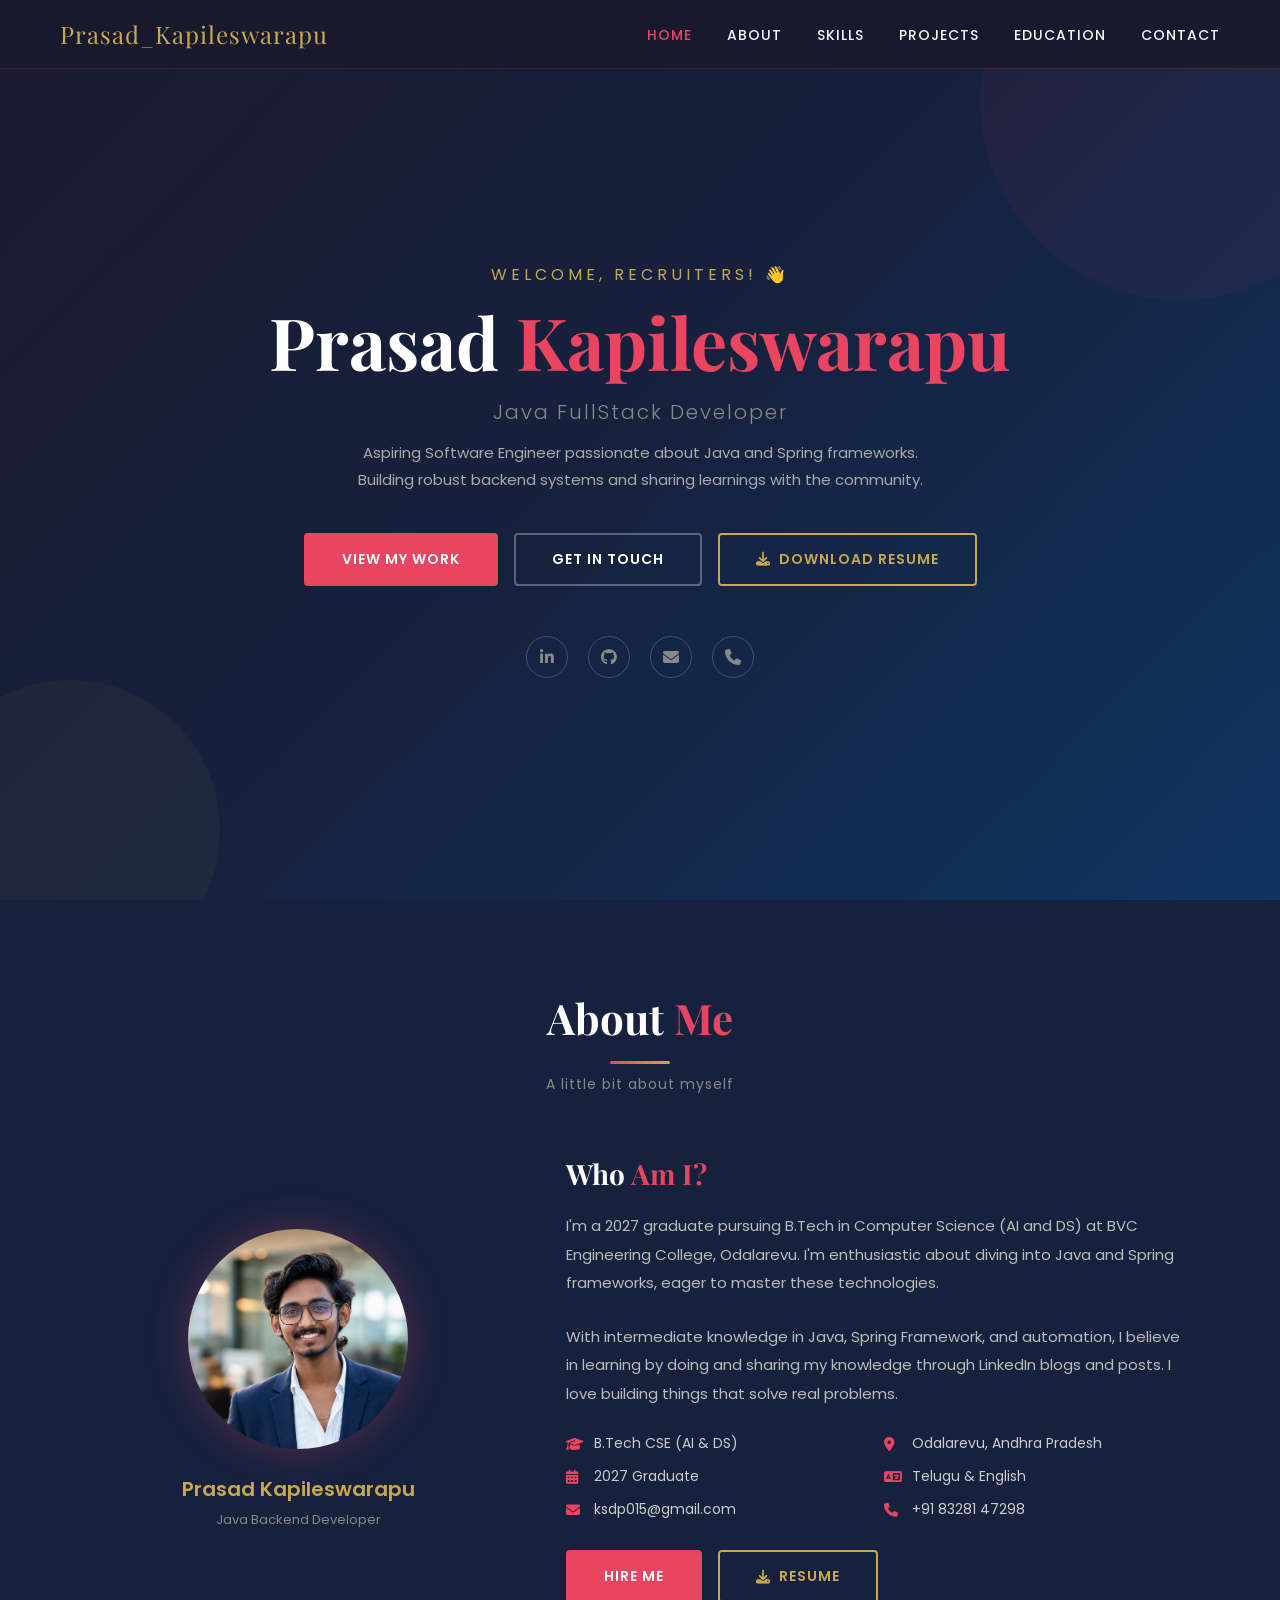
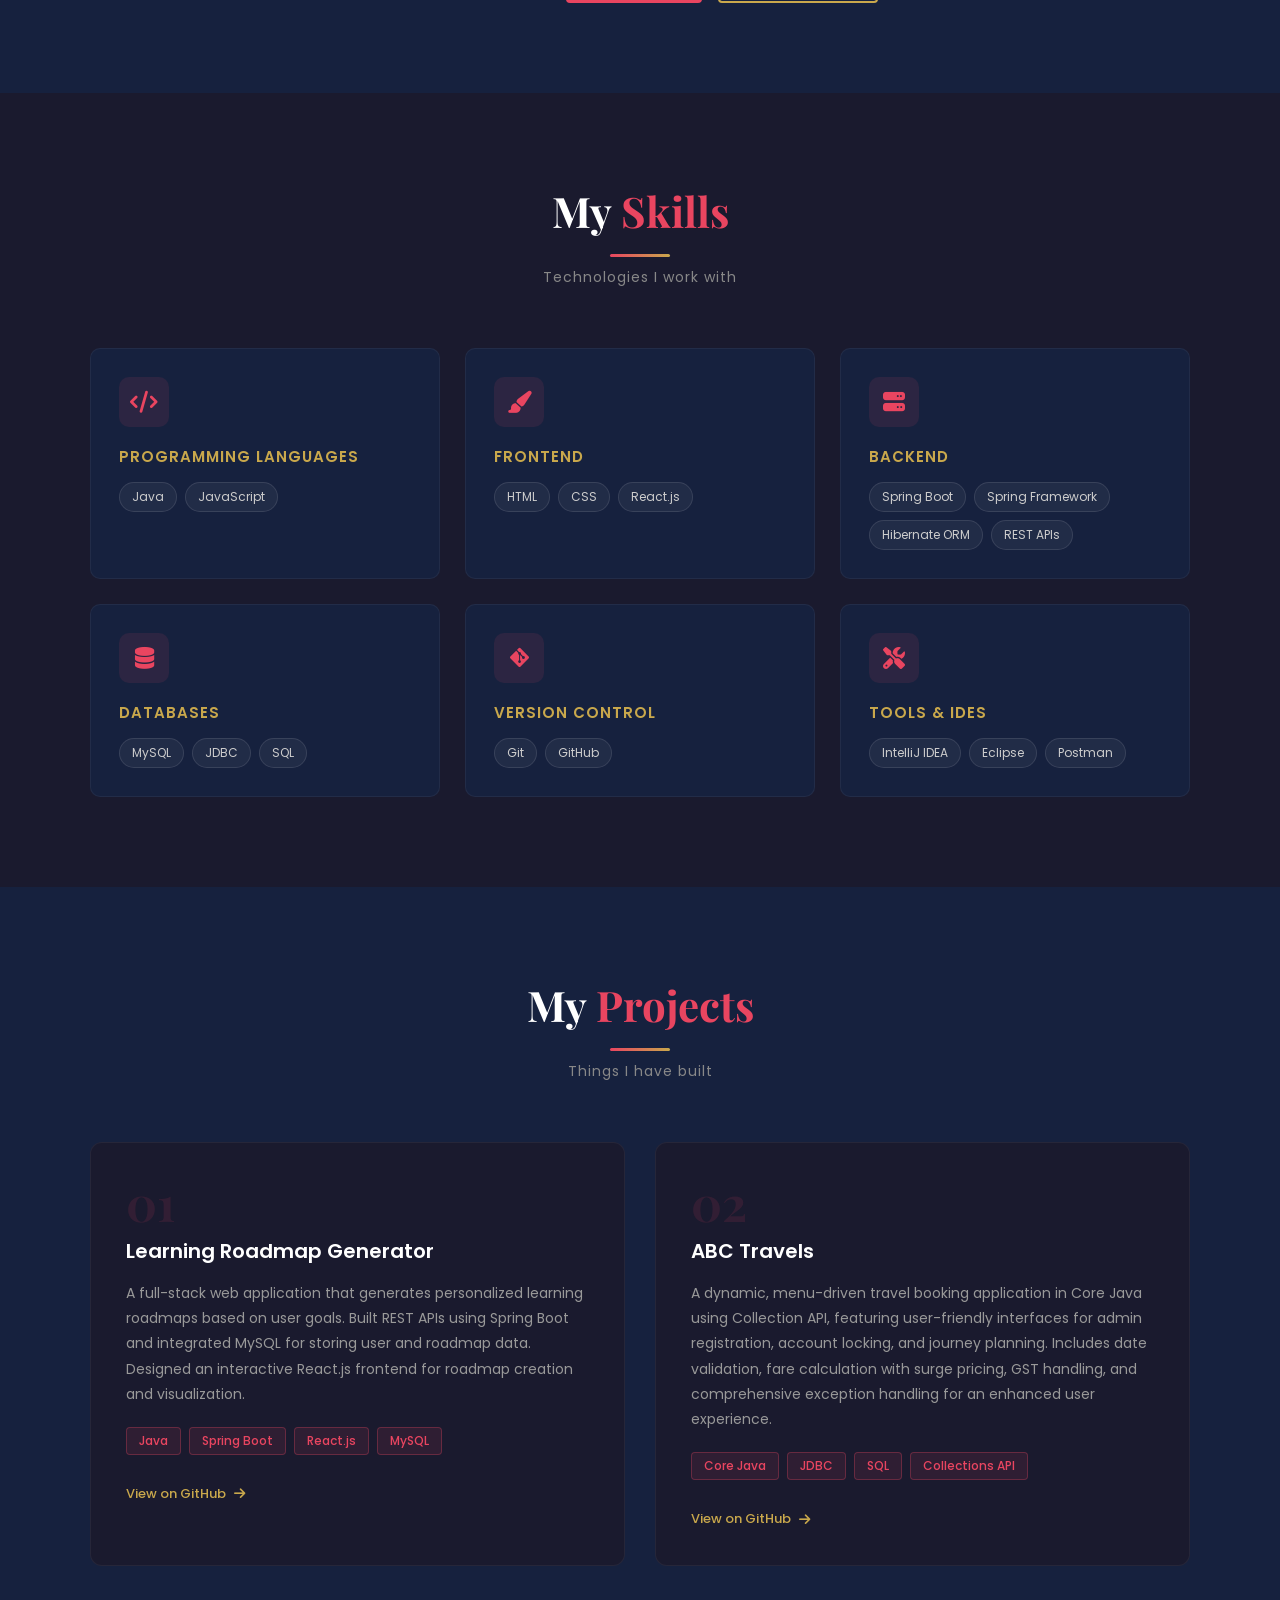
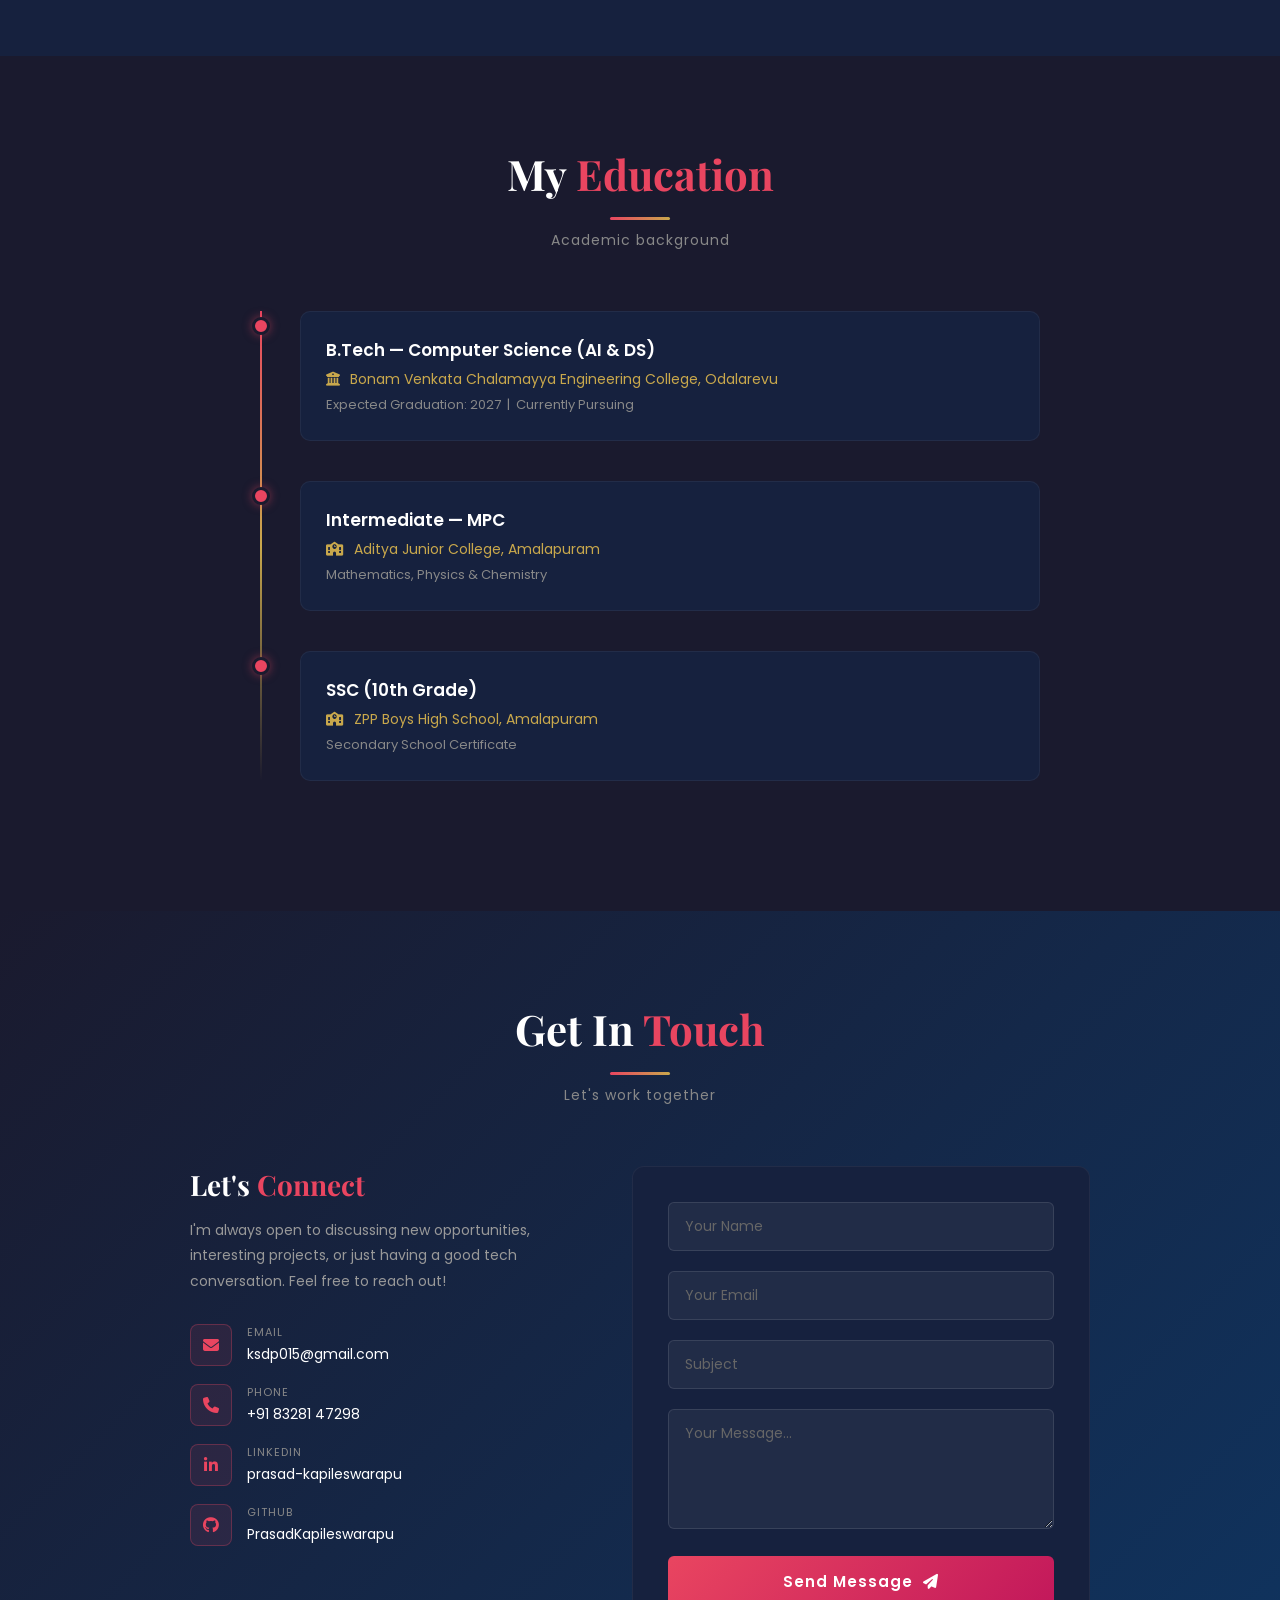
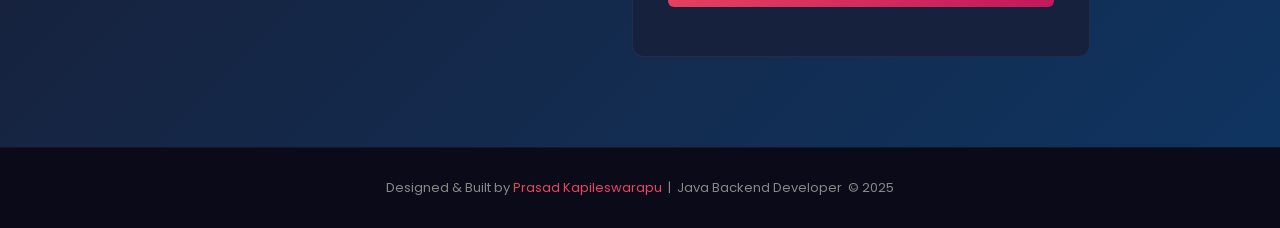
<file: index.html>
<!DOCTYPE html>
<html lang="en">

<head>
    <meta charset="UTF-8" />
    <meta name="viewport" content="width=device-width, initial-scale=1.0" />
    <title>Prasad Kapileswarapu | Java FullStack Developer</title>
    <link
        href="https://fonts.googleapis.com/css2?family=Poppins:wght@300;400;500;600;700&family=Playfair+Display:wght@400;700&display=swap"
        rel="stylesheet" />
    <link rel="stylesheet" href="https://cdnjs.cloudflare.com/ajax/libs/font-awesome/6.4.0/css/all.min.css" />
    <link rel="stylesheet" href="styles.css" />
</head>

<body>

    <!-- NAVBAR -->
    <nav id="navbar">
        <div class="logo">Prasad<span>_</span>Kapileswarapu</div>
        <ul id="navLinks">
            <li><a href="#hero">Home</a></li>
            <li><a href="#about">About</a></li>
            <li><a href="#skills">Skills</a></li>
            <li><a href="#projects">Projects</a></li>
            <li><a href="#education">Education</a></li>
            <li><a href="#contact">Contact</a></li>
        </ul>
        <div class="hamburger" id="hamburger">
            <span></span><span></span><span></span>
        </div>
    </nav>

    <!-- HERO -->
    <section id="hero">
        <div class="hero-content">
            <p class="hero-greeting">Welcome, Recruiters! 👋</p>
            <h1 class="hero-name">Prasad <span>Kapileswarapu</span></h1>
            <p class="hero-role">Java FullStack Developer</p>
            <p class="hero-tagline">
                Aspiring Software Engineer passionate about Java and Spring frameworks.
                Building robust backend systems and sharing learnings with the community.
            </p>
            <div class="hero-buttons">
                <a href="#projects" class="btn-primary">View My Work</a>
                <a href="#contact" class="btn-secondary">Get In Touch</a>
                <a href="Prasad_Resume.docx" download="Prasad_Kapileswarapu_Resume.docx" class="btn-download">
                    <i class="fas fa-download"></i> Download Resume
                </a>
            </div>
            <div class="hero-social">
                <a href="http://www.linkedin.com/in/prasad-kapileswarapu-6561352b5" target="_blank" title="LinkedIn">
                    <i class="fab fa-linkedin-in"></i>
                </a>
                <a href="https://github.com/PrasadKapileswarapu" target="_blank" title="GitHub">
                    <i class="fab fa-github"></i>
                </a>
                <a href="mailto:ksdp015@gmail.com" title="Email">
                    <i class="fas fa-envelope"></i>
                </a>
                <a href="tel:+918328147298" title="Phone">
                    <i class="fas fa-phone"></i>
                </a>
            </div>
        </div>
    </section>

    <!-- ABOUT -->
    <section id="about">
        <div class="section-title fade-in">
            <h2>About <span>Me</span></h2>
            <div class="line"></div>
            <p>A little bit about myself</p>
        </div>
        <div class="about-grid fade-in">
            <div class="about-avatar">
                <div class="avatar-box"><img src="prasad.jpeg" alt="Prasad Kapileswarapu"></div>
                <h3>Prasad Kapileswarapu</h3>
                <p>Java Backend Developer</p>
            </div>
            <div class="about-text">
                <h3>Who <span>Am I?</span></h3>
                <p>
                    I'm a 2027 graduate pursuing B.Tech in Computer Science (AI and DS) at BVC Engineering College,
                    Odalarevu.
                    I'm enthusiastic about diving into Java and Spring frameworks, eager to master these technologies.
                </p>
                <p>
                    With intermediate knowledge in Java, Spring Framework, and automation, I believe in learning by
                    doing
                    and sharing my knowledge through LinkedIn blogs and posts. I love building things that solve real
                    problems.
                </p>
                <div class="about-info">
                    <div class="info-item"><i class="fas fa-graduation-cap"></i> B.Tech CSE (AI & DS)</div>
                    <div class="info-item"><i class="fas fa-map-marker-alt"></i> Odalarevu, Andhra Pradesh</div>
                    <div class="info-item"><i class="fas fa-calendar-alt"></i> 2027 Graduate</div>
                    <div class="info-item"><i class="fas fa-language"></i> Telugu & English</div>
                    <div class="info-item"><i class="fas fa-envelope"></i> ksdp015@gmail.com</div>
                    <div class="info-item"><i class="fas fa-phone"></i> +91 83281 47298</div>
                </div>
                <div class="about-buttons">
                    <a href="mailto:ksdp015@gmail.com" class="btn-primary">Hire Me</a>
                    <a href="Prasad_Resume.docx" download="Prasad_Kapileswarapu_Resume.docx" class="btn-download">
                        <i class="fas fa-download"></i> Resume
                    </a>
                </div>
            </div>
        </div>
    </section>

    <!-- SKILLS -->
    <section id="skills">
        <div class="section-title fade-in">
            <h2>My <span>Skills</span></h2>
            <div class="line"></div>
            <p>Technologies I work with</p>
        </div>
        <div class="skills-grid">
            <div class="skill-card fade-in">
                <div class="icon"><i class="fas fa-code"></i></div>
                <h4>Programming Languages</h4>
                <div class="skill-tags">
                    <span class="skill-tag">Java</span>
                    <span class="skill-tag">JavaScript</span>
                </div>
            </div>
            <div class="skill-card fade-in">
                <div class="icon"><i class="fas fa-paint-brush"></i></div>
                <h4>Frontend</h4>
                <div class="skill-tags">
                    <span class="skill-tag">HTML</span>
                    <span class="skill-tag">CSS</span>
                    <span class="skill-tag">React.js</span>
                </div>
            </div>
            <div class="skill-card fade-in">
                <div class="icon"><i class="fas fa-server"></i></div>
                <h4>Backend</h4>
                <div class="skill-tags">
                    <span class="skill-tag">Spring Boot</span>
                    <span class="skill-tag">Spring Framework</span>
                    <span class="skill-tag">Hibernate ORM</span>
                    <span class="skill-tag">REST APIs</span>
                </div>
            </div>
            <div class="skill-card fade-in">
                <div class="icon"><i class="fas fa-database"></i></div>
                <h4>Databases</h4>
                <div class="skill-tags">
                    <span class="skill-tag">MySQL</span>
                    <span class="skill-tag">JDBC</span>
                    <span class="skill-tag">SQL</span>
                </div>
            </div>
            <div class="skill-card fade-in">
                <div class="icon"><i class="fab fa-git-alt"></i></div>
                <h4>Version Control</h4>
                <div class="skill-tags">
                    <span class="skill-tag">Git</span>
                    <span class="skill-tag">GitHub</span>
                </div>
            </div>
            <div class="skill-card fade-in">
                <div class="icon"><i class="fas fa-tools"></i></div>
                <h4>Tools & IDEs</h4>
                <div class="skill-tags">
                    <span class="skill-tag">IntelliJ IDEA</span>
                    <span class="skill-tag">Eclipse</span>
                    <span class="skill-tag">Postman</span>
                </div>
            </div>
        </div>
    </section>

    <!-- PROJECTS -->
    <section id="projects">
        <div class="section-title fade-in">
            <h2>My <span>Projects</span></h2>
            <div class="line"></div>
            <p>Things I have built</p>
        </div>
        <div class="projects-grid">
            <div class="project-card fade-in">
                <div class="project-number">01</div>
                <h3>Learning Roadmap Generator</h3>
                <p>
                    A full-stack web application that generates personalized learning roadmaps based on user goals.
                    Built REST APIs using Spring Boot and integrated MySQL for storing user and roadmap data.
                    Designed an interactive React.js frontend for roadmap creation and visualization.
                </p>
                <div class="project-stack">
                    <span class="stack-tag">Java</span>
                    <span class="stack-tag">Spring Boot</span>
                    <span class="stack-tag">React.js</span>
                    <span class="stack-tag">MySQL</span>
                </div>
                <a href="https://github.com/PrasadKapileswarapu" target="_blank" class="project-link">
                    View on GitHub <i class="fas fa-arrow-right"></i>
                </a>
            </div>
            <div class="project-card fade-in">
                <div class="project-number">02</div>
                <h3>ABC Travels</h3>
                <p>
                    A dynamic, menu-driven travel booking application in Core Java using Collection API,
                    featuring user-friendly interfaces for admin registration, account locking, and journey planning.
                    Includes date validation, fare calculation with surge pricing, GST handling, and comprehensive
                    exception handling for an enhanced user experience.
                </p>
                <div class="project-stack">
                    <span class="stack-tag">Core Java</span>
                    <span class="stack-tag">JDBC</span>
                    <span class="stack-tag">SQL</span>
                    <span class="stack-tag">Collections API</span>
                </div>
                <a href="https://github.com/PrasadKapileswarapu" target="_blank" class="project-link">
                    View on GitHub <i class="fas fa-arrow-right"></i>
                </a>
            </div>
        </div>
    </section>

    <!-- EDUCATION -->
    <section id="education">
        <div class="section-title fade-in">
            <h2>My <span>Education</span></h2>
            <div class="line"></div>
            <p>Academic background</p>
        </div>
        <div class="timeline">
            <div class="timeline-item fade-in">
                <div class="timeline-dot"></div>
                <div class="timeline-content">
                    <h3>B.Tech — Computer Science (AI & DS)</h3>
                    <div class="institution"><i class="fas fa-university"></i> Bonam Venkata Chalamayya Engineering
                        College, Odalarevu</div>
                    <div class="degree">Expected Graduation: 2027 &nbsp;|&nbsp; Currently Pursuing</div>
                </div>
            </div>
            <div class="timeline-item fade-in">
                <div class="timeline-dot"></div>
                <div class="timeline-content">
                    <h3>Intermediate — MPC</h3>
                    <div class="institution"><i class="fas fa-school"></i> Aditya Junior College, Amalapuram</div>
                    <div class="degree">Mathematics, Physics & Chemistry</div>
                </div>
            </div>
            <div class="timeline-item fade-in">
                <div class="timeline-dot"></div>
                <div class="timeline-content">
                    <h3>SSC (10th Grade)</h3>
                    <div class="institution"><i class="fas fa-school"></i> ZPP Boys High School, Amalapuram</div>
                    <div class="degree">Secondary School Certificate</div>
                </div>
            </div>
        </div>
    </section>

    <!-- CONTACT -->
    <section id="contact">
        <div class="section-title fade-in">
            <h2>Get In <span>Touch</span></h2>
            <div class="line"></div>
            <p>Let's work together</p>
        </div>
        <div class="contact-wrapper">
            <div class="contact-info fade-in">
                <h3>Let's <span>Connect</span></h3>
                <p>
                    I'm always open to discussing new opportunities, interesting projects,
                    or just having a good tech conversation. Feel free to reach out!
                </p>
                <div class="contact-item">
                    <div class="c-icon"><i class="fas fa-envelope"></i></div>
                    <div class="c-text">
                        <span>Email</span>
                        <a href="mailto:ksdp015@gmail.com">ksdp015@gmail.com</a>
                    </div>
                </div>
                <div class="contact-item">
                    <div class="c-icon"><i class="fas fa-phone"></i></div>
                    <div class="c-text">
                        <span>Phone</span>
                        <a href="tel:+918328147298">+91 83281 47298</a>
                    </div>
                </div>
                <div class="contact-item">
                    <div class="c-icon"><i class="fab fa-linkedin-in"></i></div>
                    <div class="c-text">
                        <span>LinkedIn</span>
                        <a href="http://www.linkedin.com/in/prasad-kapileswarapu-6561352b5"
                            target="_blank">prasad-kapileswarapu</a>
                    </div>
                </div>
                <div class="contact-item">
                    <div class="c-icon"><i class="fab fa-github"></i></div>
                    <div class="c-text">
                        <span>GitHub</span>
                        <a href="https://github.com/PrasadKapileswarapu" target="_blank">PrasadKapileswarapu</a>
                    </div>
                </div>
            </div>
            <div class="contact-form fade-in">
                <div class="form-group">
                    <input type="text" placeholder="Your Name" id="formName" />
                </div>
                <div class="form-group">
                    <input type="email" placeholder="Your Email" id="formEmail" />
                </div>
                <div class="form-group">
                    <input type="text" placeholder="Subject" id="formSubject" />
                </div>
                <div class="form-group">
                    <textarea placeholder="Your Message..." id="formMessage"></textarea>
                </div>
                <button class="btn-submit" onclick="sendMessage()">
                    Send Message &nbsp;<i class="fas fa-paper-plane"></i>
                </button>
                <p id="formStatus"></p>
            </div>
        </div>
    </section>

    <!-- FOOTER -->
    <footer>
        <p>Designed & Built by <span>Prasad Kapileswarapu</span> &nbsp;|&nbsp; Java Backend Developer &nbsp;&copy; 2025
        </p>
    </footer>

    <!-- SCROLL TO TOP -->
    <button id="scrollTop" onclick="window.scrollTo({top:0,behavior:'smooth'})">
        <i class="fas fa-arrow-up"></i>
    </button>

    <script src="script.js"></script>
</body>

</html>
</file>
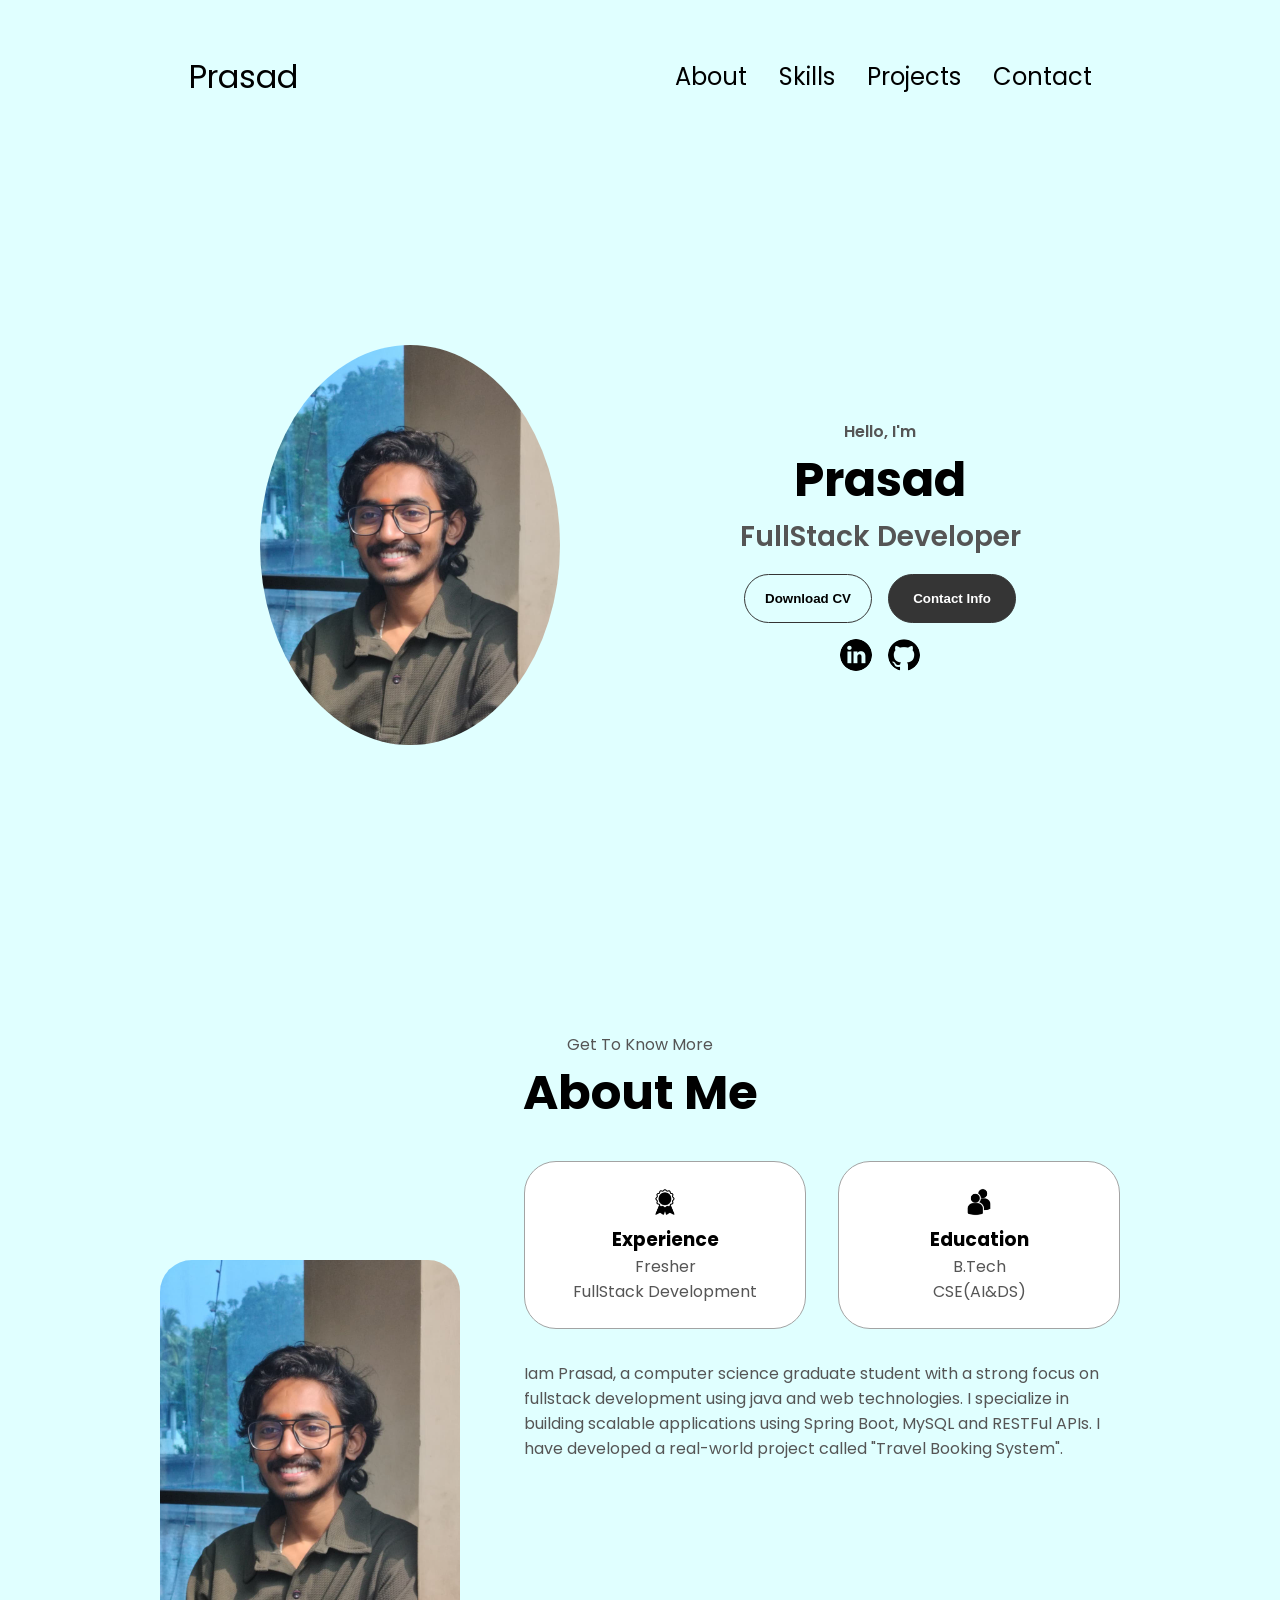
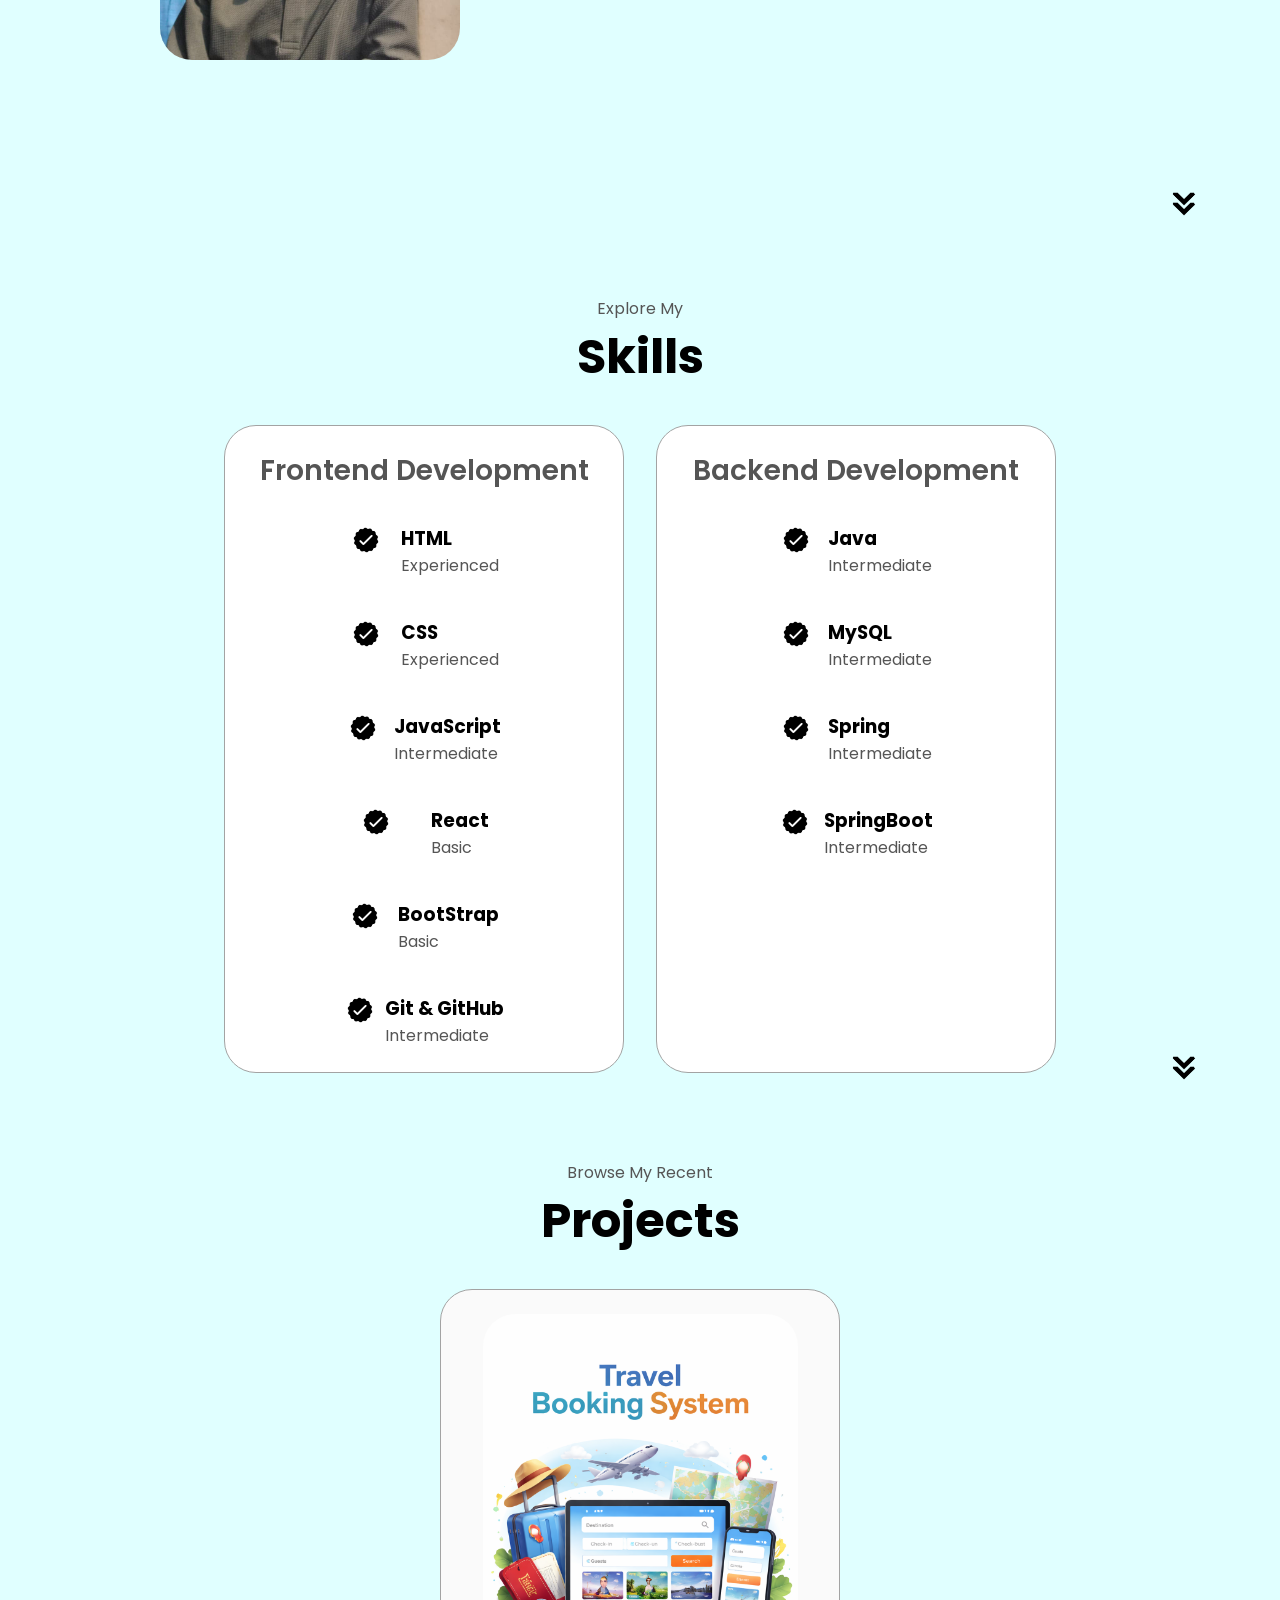
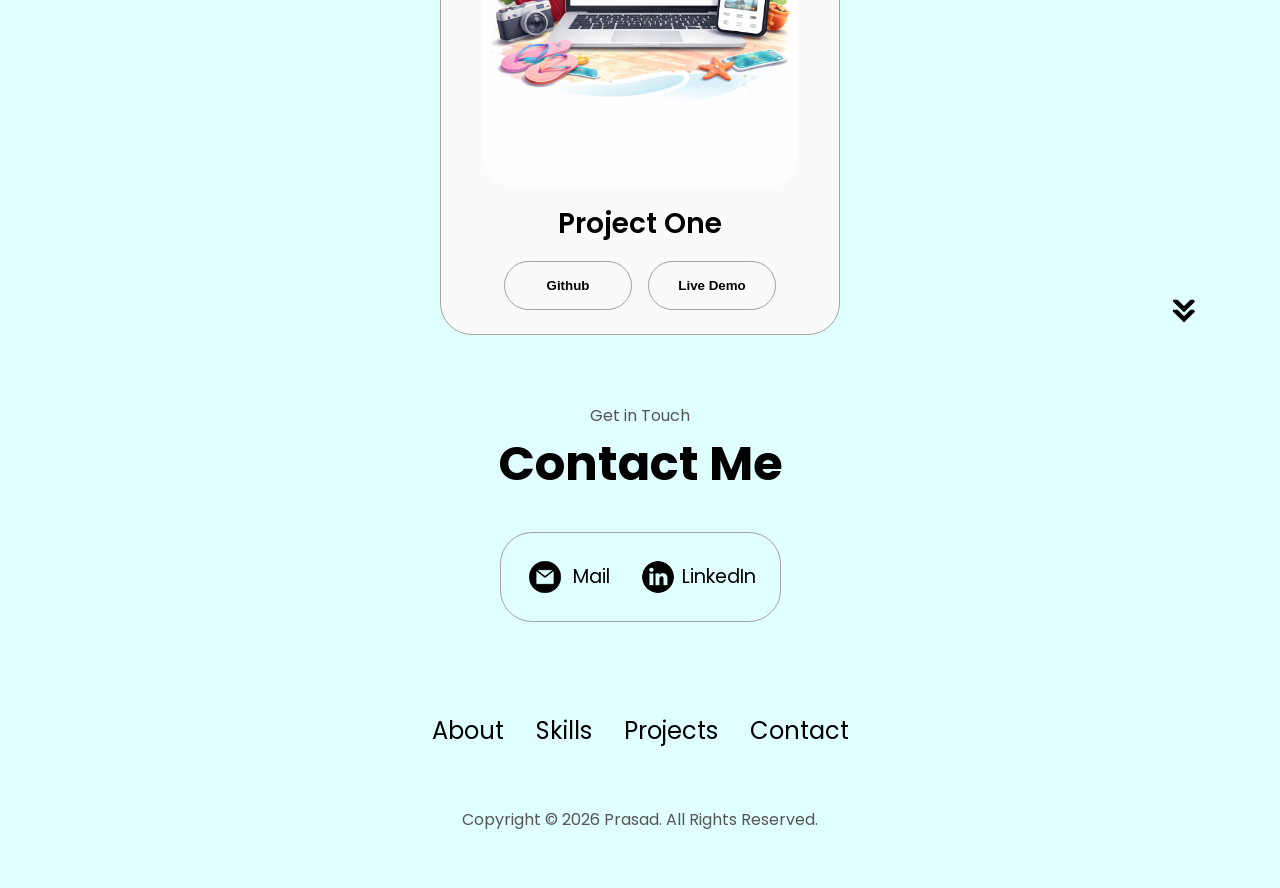
<file: Portfolio/index.html>
<!doctype html>
<html lang="en">
  <head>
    <meta charset="UTF-8" />
    <meta http-equiv="X-UA-Compatible" content="IE=edge" />
    <meta name="viewport" content="width=device-width, initial-scale=1.0" />
    <title>My Portfolio</title>
    <link rel="stylesheet" href="style.css" />
    <link rel="stylesheet" href="mediaqueries.css" />
  </head>
  <body>
    <nav id="desktop-nav">
      <div class="logo">Prasad</div>
      <div>
        <ul class="nav-links">
          <li><a href="#about">About</a></li>
          <li><a href="#skills">Skills</a></li>
          <li><a href="#projects">Projects</a></li>
          <li><a href="#contact">Contact</a></li>
        </ul>
      </div>
    </nav>
    <nav id="hamburger-nav">
      <div class="logo">Prasad</div>
      <div class="hamburger-menu">
        <div class="hamburger-icon" onclick="toggleMenu()">
          <span></span>
          <span></span>
          <span></span>
        </div>
        <div class="menu-links">
          <li><a href="#about" onclick="toggleMenu()">About</a></li>
          <li><a href="#skills" onclick="toggleMenu()">Skills</a></li>
          <li><a href="#projects" onclick="toggleMenu()">Projects</a></li>
          <li><a href="#contact" onclick="toggleMenu()">Contact</a></li>
        </div>
      </div>
    </nav>
    <section id="profile">
      <div class="section__pic-container">
        <img src="./assets/p.jpeg" alt="Prasad profile picture" />
      </div>
      <div class="section__text">
        <p class="section__text__p1">Hello, I'm</p>
        <h1 class="title">Prasad</h1>
        <p class="section__text__p2">FullStack Developer</p>
        <div class="btn-container">
          <button
            class="btn btn-color-2"
            onclick="window.open('./assets/Prasad_Resume.pdf')"
          >
            Download CV
          </button>
          <button
            class="btn btn-color-1"
            onclick="location.href = './#contact'"
          >
            Contact Info
          </button>
        </div>
        <div id="socials-container">
          <img
            src="./assets/linkedin.png"
            alt="My LinkedIn profile"
            class="icon"
            onclick="
              location.href =
                'https://www.linkedin.com/in/prasad-kapileswarapu-6561352b5'
            "
          />
          <img
            src="./assets/github.png"
            alt="My Github profile"
            class="icon"
            onclick="location.href = 'https://github.com/PrasadKapileswarapu'"
          />
        </div>
      </div>
    </section>
    <section id="about">
      <p class="section__text__p1">Get To Know More</p>
      <h1 class="title">About Me</h1>
      <div class="section-container">
        <div class="section__pic-container">
          <img src="./assets/p.jpeg" alt="Profile picture" class="about-pic" />
        </div>
        <div class="about-details-container">
          <div class="about-containers">
            <div class="details-container">
              <img
                src="./assets/experience.png"
                alt="Experience icon"
                class="icon"
              />
              <h3 style="color: black;">Experience</h3>
              <p>Fresher <br />FullStack Development</p>
            </div>
            <div class="details-container">
              <img
                src="./assets/education.png"
                alt="Education icon"
                class="icon"
              />
              <h3 style="color: black;">Education</h3>
              <p>B.Tech <br />CSE(AI&DS)</p>
            </div>
          </div>
          <div class="text-container">
            <p>
              Iam Prasad, a computer science graduate student with a strong
              focus on fullstack development using java and web technologies. I
              specialize in building scalable applications using Spring Boot,
              MySQL and RESTFul APIs. I have developed a real-world project
              called "Travel Booking System".
            </p>
          </div>
        </div>
      </div>
      <img
        src="./assets/arrow.png"
        alt="Arrow icon"
        class="icon arrow"
        onclick="location.href = './#experience'"
      />
    </section>
    <section id="skills">
      <p class="section__text__p1">Explore My</p>
      <h1 class="title">Skills</h1>
      <div class="experience-details-container">
        <div class="about-containers">
          <div class="details-container">
            <h2 class="experience-sub-title">Frontend Development</h2>
            <div class="article-container">
              <article>
                <img
                  src="./assets/checkmark.png"
                  alt="Experience icon"
                  class="icon"
                />
                <div>
                  <h3 style="color: black;">HTML</h3>
                  <p>Experienced</p>
                </div>
              </article>
              <article>
                <img
                  src="./assets/checkmark.png"
                  alt="Experience icon"
                  class="icon"
                />
                <div>
                  <h3 style="color: black;">CSS</h3>
                  <p>Experienced</p>
                </div>
              </article>
              <article>
                <img
                  src="./assets/checkmark.png"
                  alt="Experience icon"
                  class="icon"
                />
                <div>
                  <h3 style="color: black;">JavaScript</h3>
                  <p>Intermediate</p>
                </div>
              </article>
              <article>
                <img
                  src="./assets/checkmark.png"
                  alt="Experience icon"
                  class="icon"
                />
                <div>
                  <h3 style="color: black;">React</h3>
                  <p>Basic</p>
                </div>
              </article>
              <article>
                <img
                  src="./assets/checkmark.png"
                  alt="Experience icon"
                  class="icon"
                />
                <div>
                  <h3 style="color: black;">BootStrap</h3>
                  <p>Basic</p>
                </div>
              </article>
              <article>
                <img
                  src="./assets/checkmark.png"
                  alt="Experience icon"
                  class="icon"
                />
                <div>
                  <h3 style="color: black;">Git & GitHub</h3>
                  <p>Intermediate</p>
                </div>
              </article>
            </div>
          </div>
          <div class="details-container">
            <h2 class="experience-sub-title">Backend Development</h2>
            <div class="article-container">
              <article>
                <img
                  src="./assets/checkmark.png"
                  alt="Experience icon"
                  class="icon"
                />
                <div>
                  <h3 style="color: black;">Java</h3>
                  <p>Intermediate</p>
                </div>
              </article>
              <article>
                <img
                  src="./assets/checkmark.png"
                  alt="Experience icon"
                  class="icon"
                />
                <div>
                  <h3 style="color: black;">MySQL</h3>
                  <p>Intermediate</p>
                </div>
              </article>
              <article>
                <img
                  src="./assets/checkmark.png"
                  alt="Experience icon"
                  class="icon"
                />
                <div>
                  <h3 style="color: black;">Spring</h3>
                  <p>Intermediate</p>
                </div>
              </article>
              <article>
                <img
                  src="./assets/checkmark.png"
                  alt="Experience icon"
                  class="icon"
                />
                <div>
                  <h3 style="color: black;">SpringBoot</h3>
                  <p>Intermediate</p>
                </div>
              </article>
            </div>
          </div>
        </div>
      </div>
      <img
        src="./assets/arrow.png"
        alt="Arrow icon"
        class="icon arrow"
        onclick="location.href = './#projects'"
      />
    </section>
    <section id="projects">
      <p class="section__text__p1">Browse My Recent</p>
      <h1 class="title">Projects</h1>
      <div class="experience-details-container">
        <div class="about-containers">
          <div class="details-container color-container">
            <div class="article-container">
              <img
                src="./assets/travel.png"
                alt="Project 1"
                class="project-img"
              />
            </div>
            <h2 class="experience-sub-title project-title">Project One</h2>
            <div class="btn-container">
              <button
                class="btn btn-color-2 project-btn"
                onclick="
                  location.href =
                    'https://github.com/PrasadKapileswarapu/ABCTravel'
                "
              >
                Github
              </button>
              <button
                class="btn btn-color-2 project-btn"
                onclick="
                  location.href =
                    'https://github.com/PrasadKapileswarapu/ABCTravel'
                "
              >
                Live Demo
              </button>
            </div>
          </div>
        </div>
      </div>
      <img
        src="./assets/arrow.png"
        alt="Arrow icon"
        class="icon arrow"
        onclick="location.href = './#contact'"
      />
    </section>
    <section id="contact">
      <p class="section__text__p1">Get in Touch</p>
      <h1 class="title">Contact Me</h1>
      <div class="contact-info-upper-container">
        <div class="contact-info-container">
          <img
            src="./assets/email.png"
            alt="Email icon"
            class="icon contact-icon email-icon"
          />
          <p><a href="mailto:ksdp015@gmail.com">Mail</a></p>
        </div>
        <div class="contact-info-container">
          <img
            src="./assets/linkedin.png"
            alt="LinkedIn icon"
            class="icon contact-icon"
          />
          <p>
            <a href="https://www.linkedin.com/in/prasad-kapileswarapu-6561352b5"
              >LinkedIn</a
            >
          </p>
        </div>
      </div>
    </section>
    <footer>
      <nav>
        <div class="nav-links-container">
          <ul class="nav-links">
            <li><a href="#about">About</a></li>
            <li><a href="#skills">Skills</a></li>
            <li><a href="#projects">Projects</a></li>
            <li><a href="#contact">Contact</a></li>
          </ul>
        </div>
      </nav>
      <p>Copyright &#169; 2026 Prasad. All Rights Reserved.</p>
    </footer>
    <script src="script.js"></script>
  </body>
</html>
</file>
<file: styles.css>
/* ===== RESET & BASE ===== */
* {
  margin: 0;
  padding: 0;
  box-sizing: border-box;
}

:root {
  --primary: #1a1a2e;
  --accent: #e94560;
  --gold: #c9a84c;
  --light: #f5f5f5;
  --white: #ffffff;
  --text-muted: #888;
  --card-bg: #16213e;
  --section-bg: #0f3460;
}

html {
  scroll-behavior: smooth;
}

body {
  font-family: 'Poppins', sans-serif;
  background-color: var(--primary);
  color: var(--white);
  overflow-x: hidden;
}

/* ===== SCROLLBAR ===== */
::-webkit-scrollbar { width: 6px; }
::-webkit-scrollbar-track { background: var(--primary); }
::-webkit-scrollbar-thumb { background: var(--accent); border-radius: 10px; }

/* ===== NAVBAR ===== */
nav {
  position: fixed;
  top: 0;
  width: 100%;
  z-index: 999;
  padding: 18px 60px;
  display: flex;
  justify-content: space-between;
  align-items: center;
  background: rgba(26, 26, 46, 0.95);
  backdrop-filter: blur(10px);
  border-bottom: 1px solid rgba(233, 69, 96, 0.2);
  transition: all 0.3s ease;
}

nav .logo {
  font-family: 'Playfair Display', serif;
  font-size: 24px;
  color: var(--gold);
  letter-spacing: 1px;
}

nav .logo span {
  color: var(--accent);
}

nav ul {
  list-style: none;
  display: flex;
  gap: 35px;
}

nav ul li a {
  text-decoration: none;
  color: var(--light);
  font-size: 14px;
  font-weight: 500;
  letter-spacing: 1px;
  text-transform: uppercase;
  transition: color 0.3s ease;
  position: relative;
}

nav ul li a::after {
  content: '';
  position: absolute;
  bottom: -4px;
  left: 0;
  width: 0;
  height: 2px;
  background: var(--accent);
  transition: width 0.3s ease;
}

nav ul li a:hover {
  color: var(--accent);
}

nav ul li a:hover::after {
  width: 100%;
}

nav ul li a.active-link {
  color: var(--accent);
}

/* ===== HAMBURGER ===== */
.hamburger {
  display: none;
  flex-direction: column;
  gap: 5px;
  cursor: pointer;
}

.hamburger span {
  width: 25px;
  height: 2px;
  background: var(--white);
  transition: all 0.3s ease;
}

/* ===== BUTTONS ===== */
.btn-primary {
  padding: 14px 36px;
  background: var(--accent);
  color: var(--white);
  text-decoration: none;
  border-radius: 4px;
  font-size: 14px;
  font-weight: 600;
  letter-spacing: 1px;
  text-transform: uppercase;
  transition: all 0.3s ease;
  border: 2px solid var(--accent);
  display: inline-block;
}

.btn-primary:hover {
  background: transparent;
  color: var(--accent);
  transform: translateY(-2px);
  box-shadow: 0 8px 25px rgba(233, 69, 96, 0.3);
}

.btn-secondary {
  padding: 14px 36px;
  background: transparent;
  color: var(--white);
  text-decoration: none;
  border-radius: 4px;
  font-size: 14px;
  font-weight: 600;
  letter-spacing: 1px;
  text-transform: uppercase;
  transition: all 0.3s ease;
  border: 2px solid rgba(255, 255, 255, 0.3);
  display: inline-block;
}

.btn-secondary:hover {
  border-color: var(--gold);
  color: var(--gold);
  transform: translateY(-2px);
}

.btn-download {
  padding: 14px 36px;
  background: transparent;
  color: var(--gold);
  text-decoration: none;
  border-radius: 4px;
  font-size: 14px;
  font-weight: 600;
  letter-spacing: 1px;
  text-transform: uppercase;
  transition: all 0.3s ease;
  border: 2px solid var(--gold);
  display: inline-flex;
  align-items: center;
  gap: 8px;
}

.btn-download:hover {
  background: var(--gold);
  color: var(--primary);
  transform: translateY(-2px);
  box-shadow: 0 8px 25px rgba(201, 168, 76, 0.3);
}

/* ===== HERO SECTION ===== */
#hero {
  min-height: 100vh;
  display: flex;
  align-items: center;
  justify-content: center;
  text-align: center;
  padding: 100px 20px 60px;
  background: linear-gradient(135deg, #1a1a2e 0%, #16213e 50%, #0f3460 100%);
  position: relative;
  overflow: hidden;
}

#hero::before {
  content: '';
  position: absolute;
  width: 400px;
  height: 400px;
  border-radius: 50%;
  background: rgba(233, 69, 96, 0.05);
  top: -100px;
  right: -100px;
  animation: float 6s ease-in-out infinite;
}

#hero::after {
  content: '';
  position: absolute;
  width: 300px;
  height: 300px;
  border-radius: 50%;
  background: rgba(201, 168, 76, 0.05);
  bottom: -80px;
  left: -80px;
  animation: float 8s ease-in-out infinite reverse;
}

@keyframes float {
  0%, 100% { transform: translateY(0px); }
  50% { transform: translateY(-20px); }
}

.hero-content {
  position: relative;
  z-index: 2;
}

.hero-greeting {
  font-size: 16px;
  color: var(--gold);
  letter-spacing: 4px;
  text-transform: uppercase;
  margin-bottom: 15px;
  opacity: 0;
  animation: fadeInUp 0.8s ease forwards 0.2s;
}

.hero-name {
  font-family: 'Playfair Display', serif;
  font-size: clamp(42px, 7vw, 72px);
  font-weight: 700;
  line-height: 1.1;
  margin-bottom: 15px;
  opacity: 0;
  animation: fadeInUp 0.8s ease forwards 0.4s;
}

.hero-name span {
  color: var(--accent);
}

.hero-role {
  font-size: clamp(16px, 2.5vw, 20px);
  color: var(--text-muted);
  font-weight: 300;
  letter-spacing: 2px;
  margin-bottom: 12px;
  opacity: 0;
  animation: fadeInUp 0.8s ease forwards 0.6s;
}

.hero-tagline {
  font-size: 15px;
  color: #aaa;
  max-width: 580px;
  margin: 0 auto 40px;
  line-height: 1.8;
  opacity: 0;
  animation: fadeInUp 0.8s ease forwards 0.8s;
}

.hero-buttons {
  display: flex;
  gap: 16px;
  justify-content: center;
  flex-wrap: wrap;
  opacity: 0;
  animation: fadeInUp 0.8s ease forwards 1s;
}

.hero-social {
  display: flex;
  justify-content: center;
  gap: 20px;
  margin-top: 50px;
  opacity: 0;
  animation: fadeInUp 0.8s ease forwards 1.2s;
}

.hero-social a {
  width: 42px;
  height: 42px;
  border-radius: 50%;
  border: 1px solid rgba(255, 255, 255, 0.2);
  display: flex;
  align-items: center;
  justify-content: center;
  color: var(--text-muted);
  text-decoration: none;
  font-size: 16px;
  transition: all 0.3s ease;
}

.hero-social a:hover {
  border-color: var(--accent);
  color: var(--accent);
  transform: translateY(-3px);
}

@keyframes fadeInUp {
  from { opacity: 0; transform: translateY(30px); }
  to   { opacity: 1; transform: translateY(0); }
}

/* ===== SECTION STYLES ===== */
section {
  padding: 90px 60px;
}

.section-title {
  text-align: center;
  margin-bottom: 60px;
}

.section-title h2 {
  font-family: 'Playfair Display', serif;
  font-size: clamp(28px, 4vw, 42px);
  font-weight: 700;
  display: inline-block;
}

.section-title h2 span {
  color: var(--accent);
}

.section-title .line {
  width: 60px;
  height: 3px;
  background: linear-gradient(to right, var(--accent), var(--gold));
  margin: 15px auto 10px;
  border-radius: 2px;
}

.section-title p {
  color: var(--text-muted);
  font-size: 14px;
  letter-spacing: 1px;
}

/* ===== ABOUT SECTION ===== */
#about {
  background: var(--card-bg);
}

.about-grid {
  display: grid;
  grid-template-columns: 1fr 1.5fr;
  gap: 60px;
  align-items: center;
  max-width: 1100px;
  margin: 0 auto;
}

.about-avatar {
  text-align: center;
}
.avatar-box {
  width: 220px;
  height: 220px;
  border-radius: 50%;
  margin: 0 auto 25px;
  overflow: hidden;
  box-shadow: 0 0 40px rgba(233, 69, 96, 0.3);
  position: relative;
  background: none;
}

.avatar-box img {
  width: 100%;
  height: 100%;
  object-fit: cover;
  object-position: center top;
  display: block;
}

.avatar-box::after {
  content: '';
  position: absolute;
  inset: -4px;
  border-radius: 50%;
  border: 2px dashed rgba(233, 69, 96, 0.4);
  animation: spin 15s linear infinite;
}

@keyframes spin {
  from { transform: rotate(0deg); }
  to   { transform: rotate(360deg); }
}

.about-avatar h3 {
  font-size: 20px;
  font-weight: 600;
  color: var(--gold);
  margin-bottom: 6px;
}

.about-avatar p {
  color: var(--text-muted);
  font-size: 13px;
}

.about-text h3 {
  font-family: 'Playfair Display', serif;
  font-size: 28px;
  margin-bottom: 20px;
  color: var(--white);
}

.about-text h3 span {
  color: var(--accent);
}

.about-text p {
  color: #bbb;
  line-height: 1.9;
  margin-bottom: 25px;
  font-size: 15px;
}

.about-info {
  display: grid;
  grid-template-columns: 1fr 1fr;
  gap: 12px;
  margin-bottom: 30px;
}

.info-item {
  display: flex;
  align-items: center;
  gap: 10px;
  font-size: 14px;
  color: #ccc;
}

.info-item i {
  color: var(--accent);
  font-size: 14px;
  width: 18px;
}

.about-buttons {
  display: flex;
  gap: 16px;
  flex-wrap: wrap;
}

/* ===== SKILLS SECTION ===== */
#skills {
  background: var(--primary);
}

.skills-grid {
  display: grid;
  grid-template-columns: repeat(auto-fit, minmax(260px, 1fr));
  gap: 25px;
  max-width: 1100px;
  margin: 0 auto;
}

.skill-card {
  background: var(--card-bg);
  border-radius: 10px;
  padding: 28px;
  border: 1px solid rgba(255, 255, 255, 0.05);
  transition: all 0.3s ease;
  position: relative;
  overflow: hidden;
}

.skill-card::before {
  content: '';
  position: absolute;
  top: 0;
  left: 0;
  right: 0;
  height: 3px;
  background: linear-gradient(to right, var(--accent), var(--gold));
  transform: scaleX(0);
  transition: transform 0.3s ease;
}

.skill-card:hover {
  transform: translateY(-5px);
  border-color: rgba(233, 69, 96, 0.2);
  box-shadow: 0 15px 40px rgba(0, 0, 0, 0.3);
}

.skill-card:hover::before {
  transform: scaleX(1);
}

.skill-card .icon {
  width: 50px;
  height: 50px;
  background: rgba(233, 69, 96, 0.1);
  border-radius: 10px;
  display: flex;
  align-items: center;
  justify-content: center;
  font-size: 22px;
  color: var(--accent);
  margin-bottom: 18px;
}

.skill-card h4 {
  font-size: 15px;
  font-weight: 600;
  margin-bottom: 14px;
  color: var(--gold);
  text-transform: uppercase;
  letter-spacing: 1px;
}

.skill-tags {
  display: flex;
  flex-wrap: wrap;
  gap: 8px;
}

.skill-tag {
  padding: 5px 12px;
  background: rgba(255, 255, 255, 0.05);
  border: 1px solid rgba(255, 255, 255, 0.1);
  border-radius: 20px;
  font-size: 12px;
  color: #ccc;
  transition: all 0.3s ease;
}

.skill-tag:hover {
  background: rgba(233, 69, 96, 0.15);
  border-color: var(--accent);
  color: var(--white);
}

/* ===== PROJECTS SECTION ===== */
#projects {
  background: var(--card-bg);
}

.projects-grid {
  display: grid;
  grid-template-columns: repeat(auto-fit, minmax(320px, 1fr));
  gap: 30px;
  max-width: 1100px;
  margin: 0 auto;
}

.project-card {
  background: var(--primary);
  border-radius: 12px;
  padding: 35px;
  border: 1px solid rgba(255, 255, 255, 0.05);
  transition: all 0.3s ease;
}

.project-card:hover {
  transform: translateY(-8px);
  box-shadow: 0 20px 50px rgba(0, 0, 0, 0.4);
  border-color: rgba(233, 69, 96, 0.3);
}

.project-number {
  font-size: 48px;
  font-family: 'Playfair Display', serif;
  color: rgba(233, 69, 96, 0.12);
  font-weight: 700;
  line-height: 1;
  margin-bottom: 10px;
}

.project-card h3 {
  font-size: 20px;
  font-weight: 600;
  margin-bottom: 15px;
  color: var(--white);
}

.project-card p {
  color: #999;
  font-size: 14px;
  line-height: 1.8;
  margin-bottom: 20px;
}

.project-stack {
  display: flex;
  flex-wrap: wrap;
  gap: 8px;
  margin-bottom: 25px;
}

.stack-tag {
  padding: 4px 12px;
  background: rgba(233, 69, 96, 0.1);
  border: 1px solid rgba(233, 69, 96, 0.3);
  border-radius: 4px;
  font-size: 12px;
  color: var(--accent);
  font-weight: 500;
}

.project-link {
  display: inline-flex;
  align-items: center;
  gap: 8px;
  color: var(--gold);
  text-decoration: none;
  font-size: 13px;
  font-weight: 500;
  transition: gap 0.3s ease;
}

.project-link:hover {
  gap: 12px;
}

/* ===== EDUCATION SECTION ===== */
#education {
  background: var(--primary);
}

.timeline {
  max-width: 800px;
  margin: 0 auto;
  position: relative;
}

.timeline::before {
  content: '';
  position: absolute;
  left: 20px;
  top: 0;
  bottom: 0;
  width: 2px;
  background: linear-gradient(to bottom, var(--accent), var(--gold), transparent);
}

.timeline-item {
  display: flex;
  gap: 40px;
  margin-bottom: 40px;
  padding-left: 60px;
  position: relative;
}

.timeline-dot {
  position: absolute;
  left: 12px;
  top: 6px;
  width: 18px;
  height: 18px;
  border-radius: 50%;
  background: var(--accent);
  border: 3px solid var(--primary);
  box-shadow: 0 0 10px rgba(233, 69, 96, 0.5);
}

.timeline-content {
  background: var(--card-bg);
  border-radius: 10px;
  padding: 25px;
  flex: 1;
  border: 1px solid rgba(255, 255, 255, 0.05);
  transition: all 0.3s ease;
}

.timeline-content:hover {
  border-color: rgba(233, 69, 96, 0.2);
  transform: translateX(5px);
}

.timeline-content h3 {
  font-size: 17px;
  font-weight: 600;
  color: var(--white);
  margin-bottom: 6px;
}

.timeline-content .institution {
  color: var(--gold);
  font-size: 14px;
  margin-bottom: 5px;
}

.timeline-content .institution i {
  margin-right: 6px;
}

.timeline-content .degree {
  color: var(--text-muted);
  font-size: 13px;
}

/* ===== CONTACT SECTION ===== */
#contact {
  background: linear-gradient(135deg, #1a1a2e 0%, #0f3460 100%);
}

.contact-wrapper {
  max-width: 900px;
  margin: 0 auto;
  display: grid;
  grid-template-columns: 1fr 1.2fr;
  gap: 60px;
  align-items: start;
}

.contact-info h3 {
  font-family: 'Playfair Display', serif;
  font-size: 28px;
  margin-bottom: 15px;
}

.contact-info h3 span {
  color: var(--accent);
}

.contact-info p {
  color: #999;
  font-size: 14px;
  line-height: 1.8;
  margin-bottom: 30px;
}

.contact-item {
  display: flex;
  align-items: center;
  gap: 15px;
  margin-bottom: 18px;
}

.contact-item .c-icon {
  width: 42px;
  height: 42px;
  background: rgba(233, 69, 96, 0.1);
  border: 1px solid rgba(233, 69, 96, 0.3);
  border-radius: 8px;
  display: flex;
  align-items: center;
  justify-content: center;
  color: var(--accent);
  font-size: 16px;
  flex-shrink: 0;
}

.contact-item .c-text span {
  display: block;
  font-size: 11px;
  color: var(--text-muted);
  text-transform: uppercase;
  letter-spacing: 1px;
}

.contact-item .c-text a,
.contact-item .c-text p {
  color: var(--white);
  text-decoration: none;
  font-size: 14px;
  transition: color 0.3s;
}

.contact-item .c-text a:hover {
  color: var(--accent);
}

.contact-form {
  background: var(--card-bg);
  border-radius: 12px;
  padding: 35px;
  border: 1px solid rgba(255, 255, 255, 0.05);
}

.form-group {
  margin-bottom: 20px;
}

.form-group input,
.form-group textarea {
  width: 100%;
  background: rgba(255, 255, 255, 0.05);
  border: 1px solid rgba(255, 255, 255, 0.1);
  border-radius: 6px;
  padding: 13px 16px;
  color: var(--white);
  font-family: 'Poppins', sans-serif;
  font-size: 14px;
  outline: none;
  transition: border-color 0.3s ease;
}

.form-group input::placeholder,
.form-group textarea::placeholder {
  color: #666;
}

.form-group input:focus,
.form-group textarea:focus {
  border-color: var(--accent);
}

.form-group textarea {
  height: 120px;
  resize: vertical;
}

.btn-submit {
  width: 100%;
  padding: 14px;
  background: linear-gradient(135deg, var(--accent), #c2185b);
  color: var(--white);
  border: none;
  border-radius: 6px;
  font-size: 15px;
  font-weight: 600;
  letter-spacing: 1px;
  cursor: pointer;
  transition: all 0.3s ease;
  font-family: 'Poppins', sans-serif;
}

.btn-submit:hover {
  transform: translateY(-2px);
  box-shadow: 0 8px 25px rgba(233, 69, 96, 0.4);
}

#formStatus {
  text-align: center;
  margin-top: 14px;
  font-size: 13px;
  color: #aaa;
}

/* ===== FOOTER ===== */
footer {
  background: #0a0a18;
  padding: 30px 60px;
  text-align: center;
  border-top: 1px solid rgba(255, 255, 255, 0.05);
}

footer p {
  color: var(--text-muted);
  font-size: 13px;
}

footer span {
  color: var(--accent);
}

/* ===== SCROLL TO TOP ===== */
#scrollTop {
  position: fixed;
  bottom: 30px;
  right: 30px;
  width: 44px;
  height: 44px;
  background: var(--accent);
  border: none;
  border-radius: 50%;
  color: var(--white);
  font-size: 18px;
  cursor: pointer;
  display: none;
  align-items: center;
  justify-content: center;
  z-index: 999;
  transition: all 0.3s ease;
  box-shadow: 0 4px 15px rgba(233, 69, 96, 0.4);
}

#scrollTop:hover {
  transform: translateY(-3px);
  box-shadow: 0 8px 25px rgba(233, 69, 96, 0.5);
}

/* ===== FADE IN ANIMATION ===== */
.fade-in {
  opacity: 0;
  transform: translateY(30px);
  transition: opacity 0.7s ease, transform 0.7s ease;
}

.fade-in.visible {
  opacity: 1;
  transform: translateY(0);
}

/* ===== RESPONSIVE ===== */
@media (max-width: 768px) {
  nav {
    padding: 16px 24px;
  }

  nav ul {
    display: none;
    flex-direction: column;
    position: absolute;
    top: 100%;
    left: 0;
    width: 100%;
    background: rgba(26, 26, 46, 0.98);
    padding: 20px;
    gap: 20px;
    border-top: 1px solid rgba(233, 69, 96, 0.2);
  }

  nav ul.open {
    display: flex;
  }

  .hamburger {
    display: flex;
  }

  section {
    padding: 70px 24px;
  }

  .about-grid {
    grid-template-columns: 1fr;
  }

  .about-avatar {
    order: -1;
  }

  .contact-wrapper {
    grid-template-columns: 1fr;
  }

  .hero-buttons {
    flex-direction: column;
    align-items: center;
  }

  footer {
    padding: 24px;
  }
}
</file>
<file: Portfolio/style.css>
/* GENERAL */

@import url("https://fonts.googleapis.com/css2?family=Poppins:wght@300;400;500;600&display=swap");

* {
  margin: 0;
  padding: 0;
}

body {
  font-family: "Poppins", sans-serif;
  background-color: lightcyan;
  color: black;
}

html {
  scroll-behavior: smooth;
}

p {
  color: rgb(85, 85, 85);
}

/* TRANSITION */

a,
.btn {
  transition: all 300ms ease;
}

/* DESKTOP NAV */

nav,
.nav-links {
  display: flex;
}

nav {
  justify-content: space-around;
  align-items: center;
  height: 17vh;
}

.nav-links {
  gap: 2rem;
  list-style: none;
  font-size: 1.5rem;
}

a {
  color: black;
  text-decoration: none;
  text-decoration-color: white;
}

a:hover {
  color: grey;
  text-decoration: underline;
  text-underline-offset: 1rem;
  text-decoration-color: rgb(181, 181, 181);
}

.logo {
  font-size: 2rem;
}

.logo:hover {
  cursor: default;
}

/* HAMBURGER MENU */

#hamburger-nav {
  display: none;
}

.hamburger-menu {
  position: relative;
  display: inline-block;
}

.hamburger-icon {
  display: flex;
  flex-direction: column;
  justify-content: space-between;
  height: 24px;
  width: 30px;
  cursor: pointer;
}

.hamburger-icon span {
  width: 100%;
  height: 2px;
  background-color: black;
  transition: all 0.3 ease-in-out;
}

.menu-links {
  position: absolute;
  top: 100%;
  right: 0;
  background-color: white;
  width: fit-content;
  max-height: 0;
  overflow: hidden;
  transition: all 0.3 ease-in-out;
}

.menu-links a {
  display: block;
  padding: 10px;
  text-align: center;
  font-size: 1.5rem;
  color: black;
  text-decoration: none;
  transition: all 0.3 ease-in-out;
}

.menu-links li {
  list-style: none;
}

.menu-links.open {
  max-height: 300px;
}

.hamburger-icon.open span:first-child {
  transform: rotate(45deg) translate(10px, 5px);
}

.hamburger-icon.open span:nth-child(2) {
  opacity: 0;
}

.hamburger-icon.open span:last-child {
  transform: rotate(-45deg) translate(10px, -5px);
}

.hamburger-icon span:first-child {
  transform: none;
}

.hamburger-icon span:first-child {
  opacity: 1;
}

.hamburger-icon span:first-child {
  transform: none;
}

/* SECTIONS */

section {
  padding-top: 4vh;
  height: 96vh;
  margin: 0 10rem;
  box-sizing: border-box;
  min-height: fit-content;
}

.section-container {
  display: flex;
}

/* PROFILE SECTION */

#profile {
  display: flex;
  justify-content: center;
  gap: 5rem;
  height: 80vh;
}

.section__pic-container {
  display: flex;
  height: 400px;
  width: 400px;
  margin: auto 0;
}

.section__text {
  align-self: center;
  text-align: center;
}

.section__text p {
  font-weight: 600;
}

.section__text__p1 {
  text-align: center;
}

.section__text__p2 {
  font-size: 1.75rem;
  margin-bottom: 1rem;
}

.title {
  font-size: 3rem;
  text-align: center;
}

#socials-container {
  display: flex;
  justify-content: center;
  margin-top: 1rem;
  gap: 1rem;
}

/* ICONS */

.icon {
  cursor: pointer;
  height: 2rem;
}

/* BUTTONS */

.btn-container {
  display: flex;
  justify-content: center;
  gap: 1rem;
}

.btn {
  font-weight: 600;
  transition: all 300ms ease;
  padding: 1rem;
  width: 8rem;
  border-radius: 2rem;
}

.btn-color-1,
.btn-color-2 {
  border: rgb(53, 53, 53) 0.1rem solid;
}

.btn-color-1:hover,
.btn-color-2:hover {
  cursor: pointer;
}

.btn-color-1,
.btn-color-2:hover {
  background: rgb(53, 53, 53);
  color: white;
}

.btn-color-1:hover {
  background: rgb(0, 0, 0);
}

.btn-color-2 {
  background: none;
}

.btn-color-2:hover {
  border: rgb(255, 255, 255) 0.1rem solid;
}

.btn-container {
  gap: 1rem;
}

/* ABOUT SECTION */

#about {
  position: relative;
}

.about-containers {
  gap: 2rem;
  margin-bottom: 2rem;
  margin-top: 2rem;
}

.about-details-container {
  justify-content: center;
  flex-direction: column;
}

.about-containers {
  display: flex;
  justify-content: center;
}

.details-container {
  max-width: 350px;
  width: 100%;
  flex : 0 0 auto;
}

.about-pic {
  border-radius: 2rem;
}

.arrow {
  position: absolute;
  right: -5rem;
  bottom: 2.5rem;
}

.details-container {
  padding: 1.5rem;
  flex: 1;
  background: white;
  border-radius: 2rem;
  border: rgb(53, 53, 53) 0.1rem solid;
  border-color: rgb(163, 163, 163);
  text-align: center;
}

.section-container {
  gap: 4rem;
  height: 80%;
}

.section__pic-container {
  height: 400px;
  width: 400px;
  margin: auto 0;
}

/* EXPERIENCE SECTION */

#experience {
  position: relative;
}

.experience-sub-title {
  color: rgb(85, 85, 85);
  font-weight: 600;
  font-size: 1.75rem;
  margin-bottom: 2rem;
}

.experience-details-container {
  display: flex;
  justify-content: center;
  flex-direction: column;
}

.article-container {
  display: flex;
  text-align: initial;
  flex-wrap: wrap;
  flex-direction: row;
  gap: 2.5rem;
  justify-content: space-around;
}

article {
  display: flex;
  width: 10rem;
  justify-content: space-around;
  gap: 0.5rem;
}

article .icon {
  cursor: default;
}

/* PROJECTS SECTION */

#projects {
  position: relative;
}

.color-container {
  border-color: rgb(163, 163, 163);
  background: rgb(250, 250, 250);
}

.project-img {
  border-radius: 2rem;
  width: 90%;
  height: 90%;
}

.project-title {
  margin: 1rem;
  color: black;
}

.project-btn {
  color: black;
  border-color: rgb(163, 163, 163);
}

/* CONTACT */

#contact {
  display: flex;
  justify-content: center;
  flex-direction: column;
  height: 70vh;
}

.contact-info-upper-container {
  display: flex;
  justify-content: center;
  border-radius: 2rem;
  border: rgb(53, 53, 53) 0.1rem solid;
  border-color: rgb(163, 163, 163);
  background: (250, 250, 250);
  margin: 2rem auto;
  padding: 0.5rem;
}

.contact-info-container {
  display: flex;
  align-items: center;
  justify-content: center;
  gap: 0.5rem;
  margin: 1rem;
}

.contact-info-container p {
  font-size: larger;
}

.contact-icon {
  cursor: default;
}

.email-icon {
  height: 2.5rem;
}

/* FOOTER SECTION */

footer {
  height: 26vh;
  margin: 0 1rem;
}

footer p {
  text-align: center;
}

/* ONLY ADDITION */
img {
  border-radius: 50%;
}
</file>
<file: Portfolio/mediaqueries.css>
@media screen and (max-width: 1400px) {
  #profile {
    height: 83vh;
    margin-bottom: 6rem;
  }
  .about-containers {
    flex-wrap: wrap;
  }
  #contact,
  #projects {
    height: fit-content;
  }
}

@media screen and (max-width: 1200px) {
  #desktop-nav {
    display: none;
  }
  #hamburger-nav {
    display: flex;
  }
  #experience,
  .experience-details-container {
    margin-top: 2rem;
  }
  #profile,
  .section-container {
    display: block;
  }
  .arrow {
    display: none;
  }
  section,
  .section-container {
    height: fit-content;
  }
  section {
    margin: 0 5%;
  }
  .section__pic-container {
    width: 275px;
    height: 275px;
    margin: 0 auto 2rem;
  }
  .about-containers {
    margin-top: 0;
  }
}

@media screen and (max-width: 600px) {
  #contact,
  footer {
    height: 40vh;
  }
  #profile {
    height: 83vh;
    margin-bottom: 0;
  }
  article {
    font-size: 1rem;
  }
  footer nav {
    height: fit-content;
    margin-bottom: 2rem;
  }
  .about-containers,
  .contact-info-upper-container,
  .btn-container {
    flex-wrap: wrap;
  }
  .contact-info-container {
    margin: 0;
  }
  .contact-info-container p,
  .nav-links li a {
    font-size: 1rem;
  }
  .experience-sub-title {
    font-size: 1.25rem;
  }
  .logo {
    font-size: 1.5rem;
  }
  .nav-links {
    flex-direction: column;
    gap: 0.5rem;
    text-align: center;
  }
  .section__pic-container {
    width: auto;
    height: 46vw;
    justify-content: center;
  }
  .section__text__p2 {
    font-size: 1.25rem;
  }
  .title {
    font-size: 2rem;
  }
  .text-container {
    text-align: justify;
  }
}
</file>
